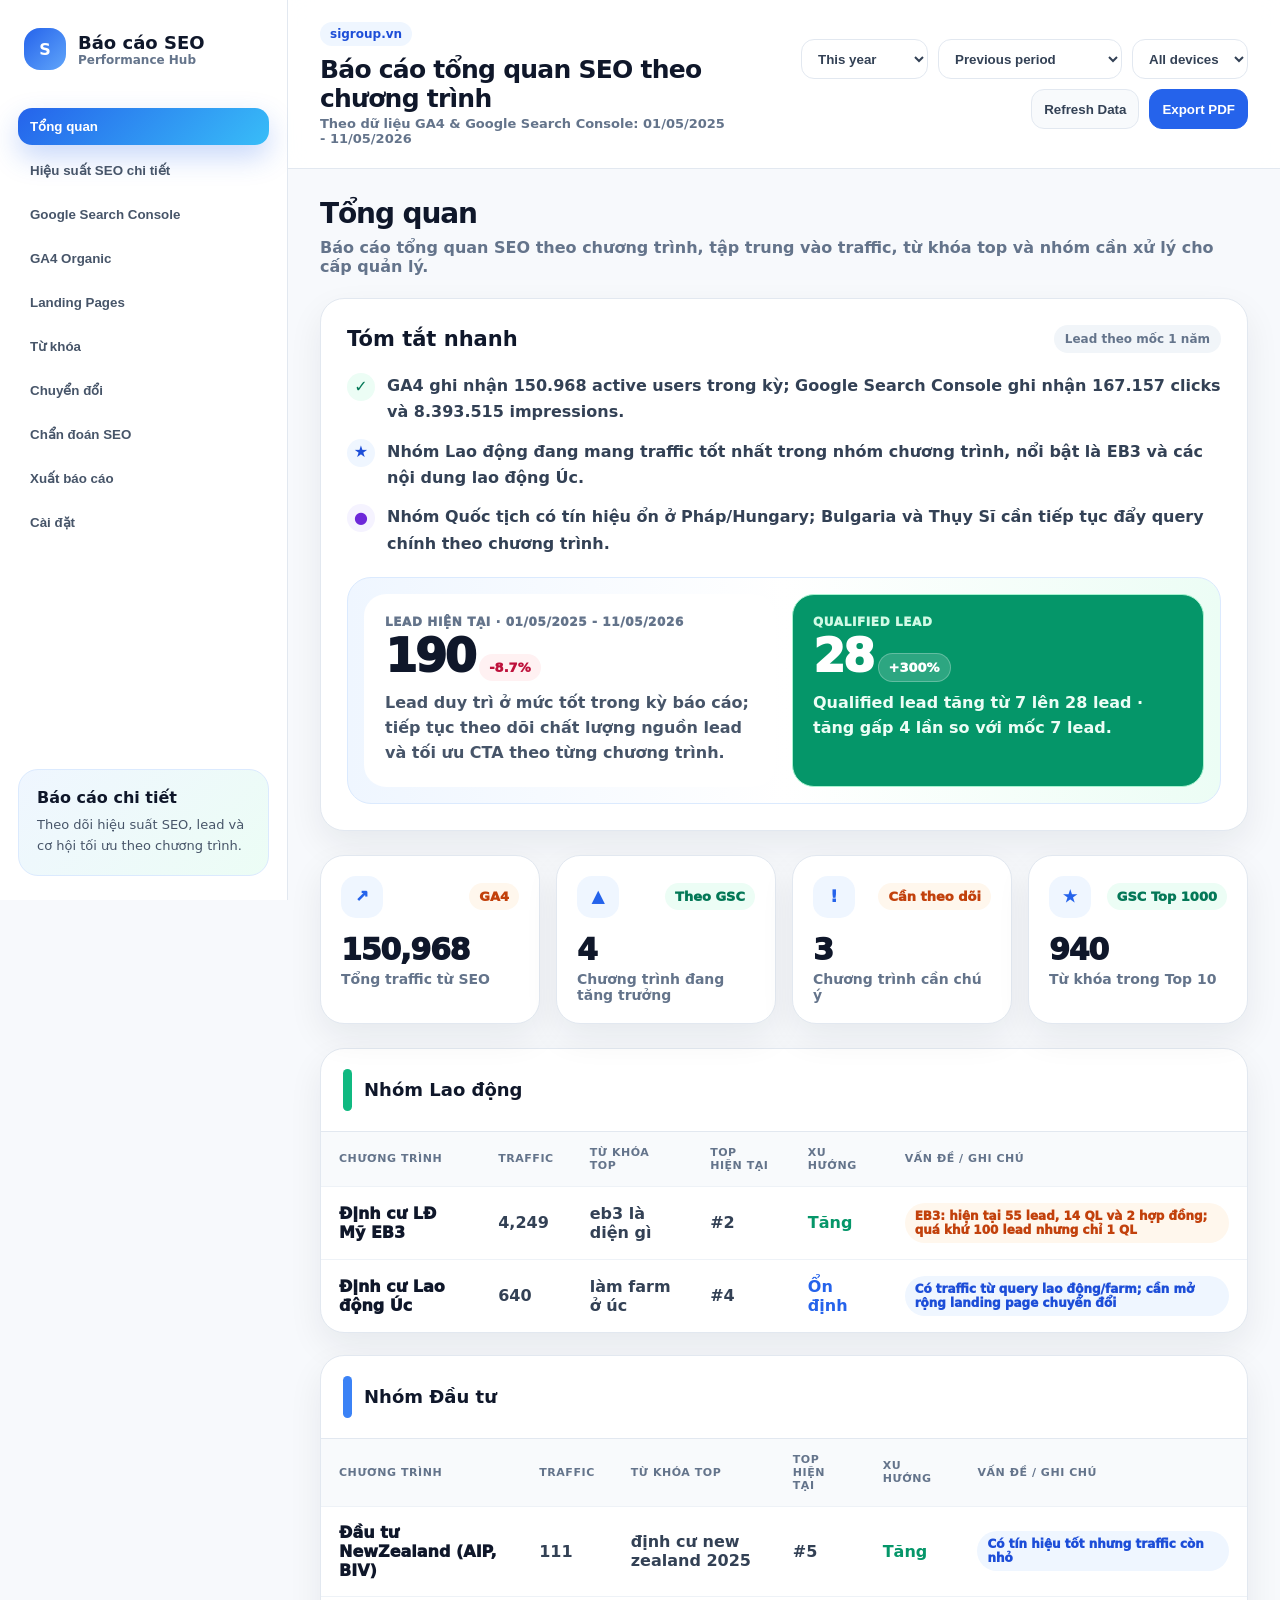
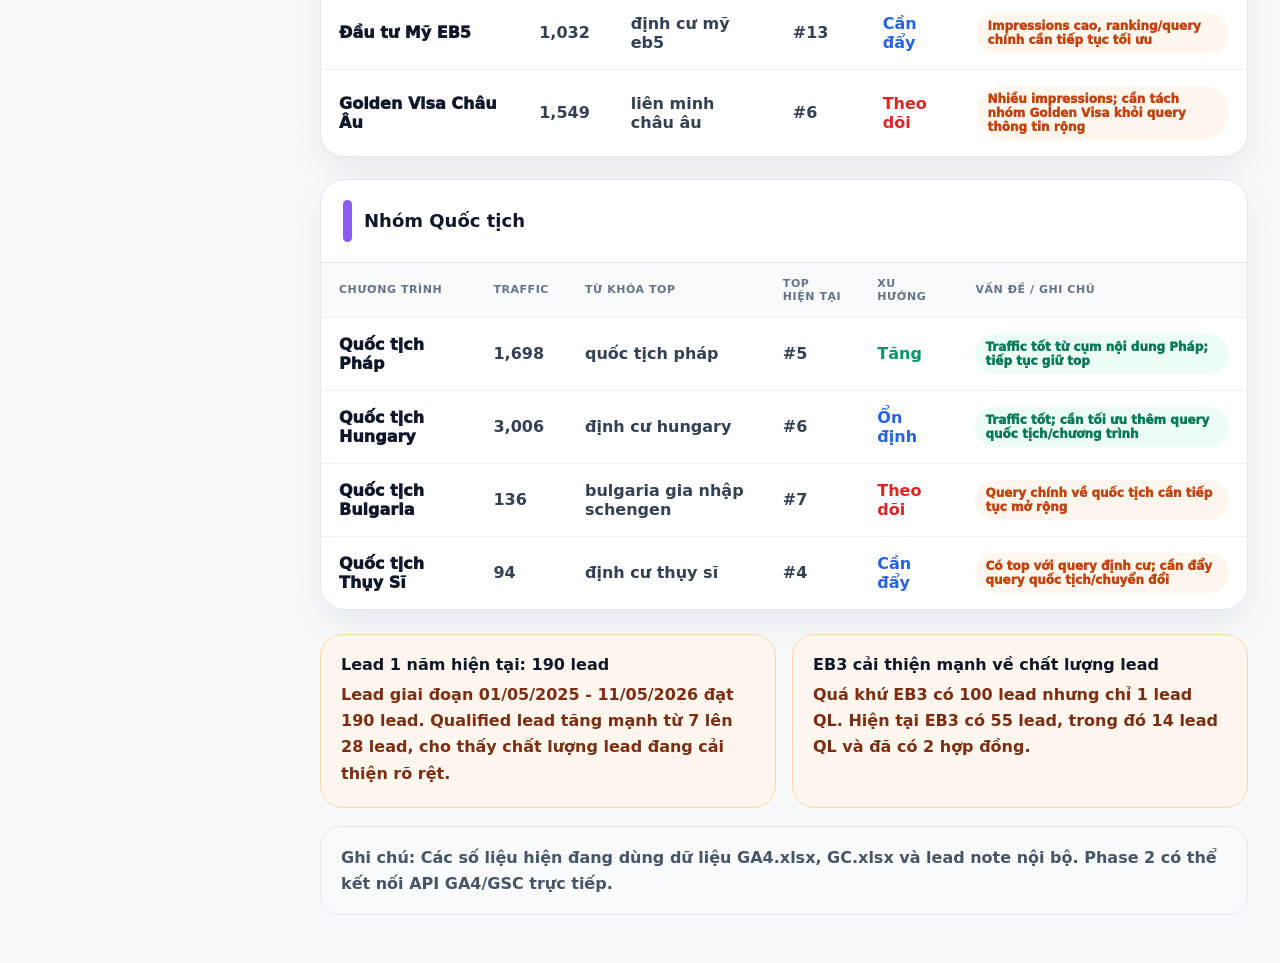
<file: index.html>
<!doctype html>
<html lang="vi">
<head>
  <meta charset="utf-8" />
  <meta name="viewport" content="width=device-width, initial-scale=1" />
  <title>SEO Performance Dashboard - SI Group</title>
  <meta name="description" content="SEO performance dashboard for sigroup.vn" />
  <link rel="stylesheet" href="./main.css" />
</head>
<body>
  <div class="app">
    <aside class="sidebar">
      <div class="brand">
        <div class="brand-icon">S</div>
        <div>
          <div class="brand-title">Báo cáo SEO</div>
          <div class="brand-subtitle">Performance Hub</div>
        </div>
      </div>
      <nav id="nav" class="nav"></nav>
      <div class="sidebar-card">
        <div class="sidebar-card-title">Báo cáo chi tiết</div>
        <p>Theo dõi hiệu suất SEO, lead và cơ hội tối ưu theo chương trình.</p>
      </div>
    </aside>

    <main class="main">
      <header class="topbar">
        <div>
          <div class="domain">sigroup.vn</div>
          <h1 id="pageTitle">Báo cáo tổng quan SEO theo chương trình</h1>
          <p class="updated">Theo dữ liệu GA4 & Google Search Console: 01/05/2025 - 11/05/2026</p>
        </div>
        <div class="filters">
          <select><option>This year</option><option>Last 28 days</option><option>This month</option></select>
          <select><option>Previous period</option><option>Same period last year</option></select>
          <select><option>All devices</option><option>Desktop</option><option>Mobile</option></select>
          <button class="btn secondary">Refresh Data</button>
          <button class="btn primary">Export PDF</button>
        </div>
      </header>

      <section id="content"></section>
    </main>
  </div>
  <script src="./main.js"></script>
</body>
</html>
</file>
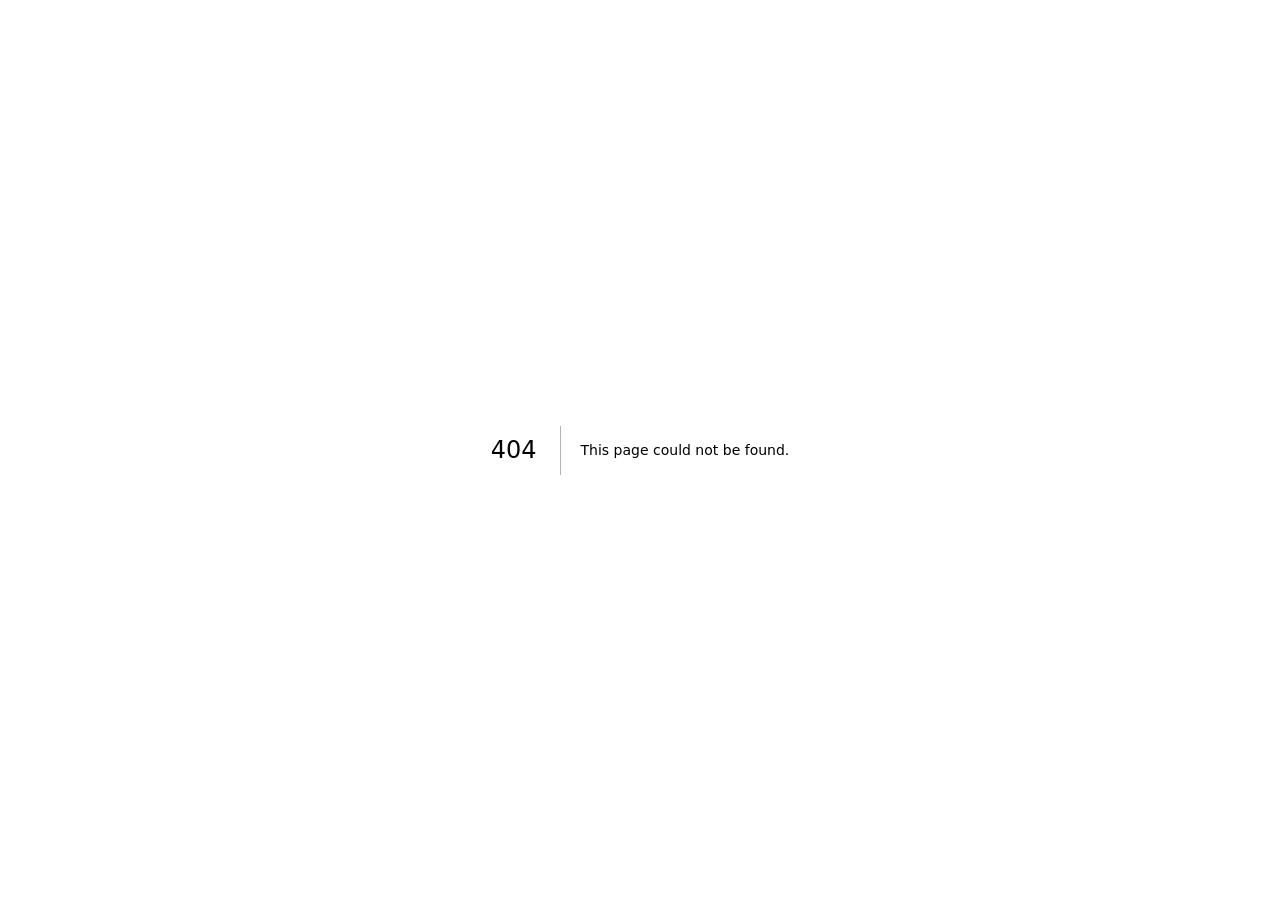
<file: 404/index.html>
<!DOCTYPE html><html lang="en" class="geist_a71539c9-module__T19VSG__variable geist_mono_8d43a2aa-module__8Li5zG__variable h-full antialiased"><head><meta charSet="utf-8"/><meta name="viewport" content="width=device-width, initial-scale=1"/><link rel="stylesheet" href="/_next/static/chunks/0z1wyte9nx00o.css" data-precedence="next"/><link rel="preload" as="script" fetchPriority="low" href="/_next/static/chunks/11kjahy2ntf0n.js"/><script src="/_next/static/chunks/0auabmw9pihd6.js" async=""></script><script src="/_next/static/chunks/07lhk_q6pmm3r.js" async=""></script><script src="/_next/static/chunks/turbopack-0dw1eriljngeo.js" async=""></script><script src="/_next/static/chunks/0o~269zocnb95.js" async=""></script><meta name="robots" content="noindex"/><meta name="next-size-adjust" content=""/><title>404: This page could not be found.</title><title>SEO Performance Dashboard</title><meta name="description" content="Professional SEO reporting dashboard with mock GA4 and GSC data"/><link rel="icon" href="/favicon.ico?favicon.0x3dzn~oxb6tn.ico" sizes="256x256" type="image/x-icon"/><script src="/_next/static/chunks/03~yq9q893hmn.js" noModule=""></script></head><body class="min-h-full flex flex-col"><div hidden=""><!--$--><!--/$--></div><div style="font-family:system-ui,&quot;Segoe UI&quot;,Roboto,Helvetica,Arial,sans-serif,&quot;Apple Color Emoji&quot;,&quot;Segoe UI Emoji&quot;;height:100vh;text-align:center;display:flex;flex-direction:column;align-items:center;justify-content:center"><div><style>body{color:#000;background:#fff;margin:0}.next-error-h1{border-right:1px solid rgba(0,0,0,.3)}@media (prefers-color-scheme:dark){body{color:#fff;background:#000}.next-error-h1{border-right:1px solid rgba(255,255,255,.3)}}</style><h1 class="next-error-h1" style="display:inline-block;margin:0 20px 0 0;padding:0 23px 0 0;font-size:24px;font-weight:500;vertical-align:top;line-height:49px">404</h1><div style="display:inline-block"><h2 style="font-size:14px;font-weight:400;line-height:49px;margin:0">This page could not be found.</h2></div></div></div><!--$--><!--/$--><script src="/_next/static/chunks/11kjahy2ntf0n.js" id="_R_" async=""></script><script>(self.__next_f=self.__next_f||[]).push([0])</script><script>self.__next_f.push([1,"1:\"$Sreact.fragment\"\n2:I[39756,[\"/_next/static/chunks/0o~269zocnb95.js\"],\"default\"]\n3:I[37457,[\"/_next/static/chunks/0o~269zocnb95.js\"],\"default\"]\n4:I[97367,[\"/_next/static/chunks/0o~269zocnb95.js\"],\"OutletBoundary\"]\n5:\"$Sreact.suspense\"\n8:I[97367,[\"/_next/static/chunks/0o~269zocnb95.js\"],\"ViewportBoundary\"]\na:I[97367,[\"/_next/static/chunks/0o~269zocnb95.js\"],\"MetadataBoundary\"]\nc:I[68027,[\"/_next/static/chunks/0o~269zocnb95.js\"],\"default\",1]\n:HL[\"/_next/static/chunks/0z1wyte9nx00o.css\",\"style\"]\n"])</script><script>self.__next_f.push([1,"0:{\"P\":null,\"c\":[\"\",\"_not-found\",\"\"],\"q\":\"\",\"i\":false,\"f\":[[[\"\",{\"children\":[\"/_not-found\",{\"children\":[\"__PAGE__\",{}]}]},\"$undefined\",\"$undefined\",16],[[\"$\",\"$1\",\"c\",{\"children\":[[[\"$\",\"link\",\"0\",{\"rel\":\"stylesheet\",\"href\":\"/_next/static/chunks/0z1wyte9nx00o.css\",\"precedence\":\"next\",\"crossOrigin\":\"$undefined\",\"nonce\":\"$undefined\"}],[\"$\",\"script\",\"script-0\",{\"src\":\"/_next/static/chunks/0o~269zocnb95.js\",\"async\":true,\"nonce\":\"$undefined\"}]],[\"$\",\"html\",null,{\"lang\":\"en\",\"className\":\"geist_a71539c9-module__T19VSG__variable geist_mono_8d43a2aa-module__8Li5zG__variable h-full antialiased\",\"children\":[\"$\",\"body\",null,{\"className\":\"min-h-full flex flex-col\",\"children\":[\"$\",\"$L2\",null,{\"parallelRouterKey\":\"children\",\"error\":\"$undefined\",\"errorStyles\":\"$undefined\",\"errorScripts\":\"$undefined\",\"template\":[\"$\",\"$L3\",null,{}],\"templateStyles\":\"$undefined\",\"templateScripts\":\"$undefined\",\"notFound\":[[[\"$\",\"title\",null,{\"children\":\"404: This page could not be found.\"}],[\"$\",\"div\",null,{\"style\":{\"fontFamily\":\"system-ui,\\\"Segoe UI\\\",Roboto,Helvetica,Arial,sans-serif,\\\"Apple Color Emoji\\\",\\\"Segoe UI Emoji\\\"\",\"height\":\"100vh\",\"textAlign\":\"center\",\"display\":\"flex\",\"flexDirection\":\"column\",\"alignItems\":\"center\",\"justifyContent\":\"center\"},\"children\":[\"$\",\"div\",null,{\"children\":[[\"$\",\"style\",null,{\"dangerouslySetInnerHTML\":{\"__html\":\"body{color:#000;background:#fff;margin:0}.next-error-h1{border-right:1px solid rgba(0,0,0,.3)}@media (prefers-color-scheme:dark){body{color:#fff;background:#000}.next-error-h1{border-right:1px solid rgba(255,255,255,.3)}}\"}}],[\"$\",\"h1\",null,{\"className\":\"next-error-h1\",\"style\":{\"display\":\"inline-block\",\"margin\":\"0 20px 0 0\",\"padding\":\"0 23px 0 0\",\"fontSize\":24,\"fontWeight\":500,\"verticalAlign\":\"top\",\"lineHeight\":\"49px\"},\"children\":404}],[\"$\",\"div\",null,{\"style\":{\"display\":\"inline-block\"},\"children\":[\"$\",\"h2\",null,{\"style\":{\"fontSize\":14,\"fontWeight\":400,\"lineHeight\":\"49px\",\"margin\":0},\"children\":\"This page could not be found.\"}]}]]}]}]],[]],\"forbidden\":\"$undefined\",\"unauthorized\":\"$undefined\"}]}]}]]}],{\"children\":[[\"$\",\"$1\",\"c\",{\"children\":[null,[\"$\",\"$L2\",null,{\"parallelRouterKey\":\"children\",\"error\":\"$undefined\",\"errorStyles\":\"$undefined\",\"errorScripts\":\"$undefined\",\"template\":[\"$\",\"$L3\",null,{}],\"templateStyles\":\"$undefined\",\"templateScripts\":\"$undefined\",\"notFound\":\"$undefined\",\"forbidden\":\"$undefined\",\"unauthorized\":\"$undefined\"}]]}],{\"children\":[[\"$\",\"$1\",\"c\",{\"children\":[[[\"$\",\"title\",null,{\"children\":\"404: This page could not be found.\"}],[\"$\",\"div\",null,{\"style\":\"$0:f:0:1:0:props:children:1:props:children:props:children:props:notFound:0:1:props:style\",\"children\":[\"$\",\"div\",null,{\"children\":[[\"$\",\"style\",null,{\"dangerouslySetInnerHTML\":{\"__html\":\"body{color:#000;background:#fff;margin:0}.next-error-h1{border-right:1px solid rgba(0,0,0,.3)}@media (prefers-color-scheme:dark){body{color:#fff;background:#000}.next-error-h1{border-right:1px solid rgba(255,255,255,.3)}}\"}}],[\"$\",\"h1\",null,{\"className\":\"next-error-h1\",\"style\":\"$0:f:0:1:0:props:children:1:props:children:props:children:props:notFound:0:1:props:children:props:children:1:props:style\",\"children\":404}],[\"$\",\"div\",null,{\"style\":\"$0:f:0:1:0:props:children:1:props:children:props:children:props:notFound:0:1:props:children:props:children:2:props:style\",\"children\":[\"$\",\"h2\",null,{\"style\":\"$0:f:0:1:0:props:children:1:props:children:props:children:props:notFound:0:1:props:children:props:children:2:props:children:props:style\",\"children\":\"This page could not be found.\"}]}]]}]}]],null,[\"$\",\"$L4\",null,{\"children\":[\"$\",\"$5\",null,{\"name\":\"Next.MetadataOutlet\",\"children\":\"$@6\"}]}]]}],{},null,false,null]},null,false,\"$@7\"]},null,false,null],[\"$\",\"$1\",\"h\",{\"children\":[[\"$\",\"meta\",null,{\"name\":\"robots\",\"content\":\"noindex\"}],[\"$\",\"$L8\",null,{\"children\":\"$L9\"}],[\"$\",\"div\",null,{\"hidden\":true,\"children\":[\"$\",\"$La\",null,{\"children\":[\"$\",\"$5\",null,{\"name\":\"Next.Metadata\",\"children\":\"$Lb\"}]}]}],[\"$\",\"meta\",null,{\"name\":\"next-size-adjust\",\"content\":\"\"}]]}],false]],\"m\":\"$undefined\",\"G\":[\"$c\",[[\"$\",\"link\",\"0\",{\"rel\":\"stylesheet\",\"href\":\"/_next/static/chunks/0z1wyte9nx00o.css\",\"precedence\":\"next\",\"crossOrigin\":\"$undefined\",\"nonce\":\"$undefined\"}]]],\"S\":true,\"h\":null,\"s\":\"$undefined\",\"l\":\"$undefined\",\"p\":\"$undefined\",\"d\":\"$undefined\",\"b\":\"XMByi0VAkZ-TRVjJYltrq\"}\n"])</script><script>self.__next_f.push([1,"d:[]\n7:\"$Wd\"\n"])</script><script>self.__next_f.push([1,"9:[[\"$\",\"meta\",\"0\",{\"charSet\":\"utf-8\"}],[\"$\",\"meta\",\"1\",{\"name\":\"viewport\",\"content\":\"width=device-width, initial-scale=1\"}]]\n"])</script><script>self.__next_f.push([1,"e:I[27201,[\"/_next/static/chunks/0o~269zocnb95.js\"],\"IconMark\"]\n6:null\nb:[[\"$\",\"title\",\"0\",{\"children\":\"SEO Performance Dashboard\"}],[\"$\",\"meta\",\"1\",{\"name\":\"description\",\"content\":\"Professional SEO reporting dashboard with mock GA4 and GSC data\"}],[\"$\",\"link\",\"2\",{\"rel\":\"icon\",\"href\":\"/favicon.ico?favicon.0x3dzn~oxb6tn.ico\",\"sizes\":\"256x256\",\"type\":\"image/x-icon\"}],[\"$\",\"$Le\",\"3\",{}]]\n"])</script></body></html>
</file>
<file: main.css>
:root{--bg:#f7f9fc;--card:#fff;--text:#0f172a;--muted:#64748b;--line:#e2e8f0;--blue:#2563eb;--blue2:#1d4ed8;--green:#059669;--emerald:#10b981;--red:#e11d48;--amber:#d97706;--purple:#7c3aed;--shadow:0 14px 35px rgba(15,23,42,.07)}*{box-sizing:border-box}body{margin:0;background:var(--bg);color:var(--text);font-family:Inter,ui-sans-serif,system-ui,-apple-system,BlinkMacSystemFont,"Segoe UI",sans-serif}.app{min-height:100vh}.sidebar{position:fixed;inset:0 auto 0 0;width:288px;background:#fff;border-right:1px solid var(--line);padding:24px 18px;display:flex;flex-direction:column;gap:22px}.brand{display:flex;align-items:center;gap:12px;padding:4px 6px 16px}.brand-icon{width:42px;height:42px;border-radius:16px;background:linear-gradient(135deg,var(--blue),#60a5fa);color:#fff;display:grid;place-items:center;font-weight:900}.brand-title{font-size:18px;font-weight:900}.brand-subtitle{font-size:12px;color:var(--muted);font-weight:700}.nav{display:grid;gap:7px}.nav button{border:0;background:transparent;color:#475569;text-align:left;padding:11px 12px;border-radius:14px;font-weight:750;cursor:pointer;transition:.18s}.nav button:hover{background:#f1f5f9;color:#0f172a}.nav button.active{background:linear-gradient(135deg,var(--blue),#38bdf8);color:#fff;box-shadow:0 12px 28px rgba(37,99,235,.25)}.sidebar-card{margin-top:auto;border-radius:20px;background:linear-gradient(135deg,#eff6ff,#ecfdf5);border:1px solid #dbeafe;padding:18px}.sidebar-card-title{font-weight:900}.sidebar-card p{color:#475569;font-size:13px;line-height:1.6;margin:8px 0 0}.main{margin-left:288px;min-height:100vh}.topbar{position:sticky;top:0;z-index:5;background:rgba(255,255,255,.9);backdrop-filter:blur(12px);border-bottom:1px solid var(--line);padding:22px 32px;display:flex;align-items:center;justify-content:space-between;gap:24px}.domain{display:inline-flex;border-radius:999px;background:#eff6ff;color:#1d4ed8;padding:5px 10px;font-size:12px;font-weight:900}.topbar h1{margin:9px 0 3px;font-size:25px;letter-spacing:-.03em}.updated{margin:0;color:var(--muted);font-weight:650;font-size:13px}.filters{display:flex;align-items:center;gap:10px;flex-wrap:wrap;justify-content:flex-end}.filters select,.btn{height:40px;border-radius:13px;border:1px solid var(--line);background:#fff;padding:0 12px;font-weight:800;color:#334155}.btn{cursor:pointer}.btn.primary{background:var(--blue);border-color:var(--blue);color:#fff}.btn.secondary{background:#f8fafc}#content{padding:30px 32px 48px}.section-title{font-size:28px;line-height:1.1;margin:0 0 8px;letter-spacing:-.04em}.section-desc{margin:0 0 22px;color:#64748b;font-weight:650}.card{background:var(--card);border:1px solid var(--line);border-radius:24px;box-shadow:var(--shadow)}.summary{padding:26px;margin-bottom:24px}.summary-head{display:flex;align-items:center;justify-content:space-between;gap:14px}.summary h2{margin:0;font-size:21px}.pill{border-radius:999px;background:#f1f5f9;color:#64748b;font-size:12px;font-weight:900;padding:7px 11px}.insights{display:grid;gap:13px;margin:20px 0}.insight{display:flex;gap:12px;align-items:flex-start;color:#334155;font-weight:650;line-height:1.65}.dot{width:28px;height:28px;border-radius:999px;display:grid;place-items:center;flex:none}.dot.green{background:#ecfdf5;color:#047857}.dot.blue{background:#eff6ff;color:#1d4ed8}.dot.purple{background:#f5f3ff;color:#6d28d9}.lead-grid{display:grid;grid-template-columns:1fr 1fr;gap:16px;padding:16px;border-radius:24px;border:1px solid #dbeafe;background:linear-gradient(90deg,#eff6ff,#fff,#ecfdf5)}.lead-box{border-radius:22px;padding:20px;border:1px solid rgba(255,255,255,.8);background:#fff}.lead-box.green{background:#059669;color:#fff;border-color:#a7f3d0}.label{font-size:12px;text-transform:uppercase;font-weight:950;letter-spacing:.05em;color:#64748b}.green .label{color:#d1fae5}.big{font-size:46px;font-weight:950;letter-spacing:-.05em;margin:6px 0}.badge{display:inline-flex;align-items:center;border-radius:999px;padding:6px 10px;font-size:13px;font-weight:950}.badge.red{background:#fff1f2;color:#be123c}.badge.white{background:rgba(255,255,255,.16);color:#fff;border:1px solid rgba(255,255,255,.25)}.lead-note{margin:8px 0 0;color:#475569;font-weight:650;line-height:1.55}.green .lead-note{color:#ecfdf5}.kpis{display:grid;grid-template-columns:repeat(4,1fr);gap:16px;margin-bottom:24px}.kpi{padding:20px}.kpi-top{display:flex;justify-content:space-between;align-items:center}.kpi-icon{width:42px;height:42px;border-radius:15px;background:#eff6ff;color:#2563eb;display:grid;place-items:center;font-weight:950}.kpi-value{font-size:30px;font-weight:950;margin:14px 0 4px;letter-spacing:-.04em}.kpi-title{font-size:14px;color:#64748b;font-weight:800}.kpi .badge{background:#f1f5f9;color:#475569}.kpi.positive .badge{background:#ecfdf5;color:#047857}.kpi.warning .badge{background:#fff7ed;color:#c2410c}.group{margin:0 0 22px;overflow:hidden}.group-head{padding:20px 22px;display:flex;align-items:center;gap:12px;border-bottom:1px solid var(--line)}.group-accent{width:9px;height:42px;border-radius:99px}.group.green .group-accent{background:#10b981}.group.blue .group-accent{background:#3b82f6}.group.purple .group-accent{background:#8b5cf6}.group h3{margin:0;font-size:18px}.table-wrap{overflow:auto}table{width:100%;border-collapse:collapse;min-width:850px}th{background:#f8fafc;color:#64748b;text-transform:uppercase;font-size:11px;letter-spacing:.05em;text-align:left;padding:14px 18px}td{padding:16px 18px;border-top:1px solid #eef2f7;font-weight:700;color:#334155}.program-name{color:#0f172a;font-weight:950}.status{display:inline-flex;border-radius:999px;padding:6px 10px;font-size:12px;font-weight:950}.status.good{background:#ecfdf5;color:#047857}.status.warning{background:#fff7ed;color:#c2410c}.status.opportunity{background:#eff6ff;color:#1d4ed8}.trend.up{color:#059669}.trend.down{color:#dc2626}.trend.stable,.trend.push{color:#2563eb}.attention{display:grid;grid-template-columns:repeat(2,1fr);gap:16px;margin-top:24px}.attention-card{padding:20px;border-radius:22px;border:1px solid #fed7aa;background:#fff7ed}.attention-card h4{margin:0 0 8px}.attention-card p{margin:0;color:#7c2d12;line-height:1.65;font-weight:650}.chart-grid{display:grid;grid-template-columns:repeat(2,1fr);gap:18px}.bar-chart{height:250px;display:flex;align-items:end;gap:7px;padding:16px}.bar{flex:1;border-radius:12px 12px 4px 4px;background:linear-gradient(180deg,#60a5fa,#2563eb);min-width:10px}.page{display:none}.page.active{display:block}.simple-grid{display:grid;grid-template-columns:repeat(3,1fr);gap:16px}.simple-card{padding:22px}.simple-card h3{margin:0 0 8px}.simple-card p{color:#64748b;line-height:1.65;font-weight:650}.footer-note{padding:18px 20px;background:#f8fafc;border:1px solid var(--line);border-radius:20px;color:#475569;font-weight:650;line-height:1.6;margin-top:18px}@media(max-width:1100px){.sidebar{position:relative;width:auto;inset:auto}.main{margin-left:0}.topbar{position:relative;display:block}.filters{justify-content:flex-start;margin-top:16px}.kpis,.lead-grid,.attention,.chart-grid,.simple-grid{grid-template-columns:1fr}}@media(max-width:640px){#content,.topbar{padding:20px}.summary{padding:20px}.big{font-size:36px}.filters select,.btn{width:100%}}
</file>
<file: _next/static/chunks/0z1wyte9nx00o.css>
@font-face{font-family:Geist;font-style:normal;font-weight:100 900;font-display:swap;src:url(../media/fef07dbb0973bf53-s.12tyk43_3sh9u.woff2)format("woff2");unicode-range:U+460-52F,U+1C80-1C8A,U+20B4,U+2DE0-2DFF,U+A640-A69F,U+FE2E-FE2F}@font-face{font-family:Geist;font-style:normal;font-weight:100 900;font-display:swap;src:url(../media/8a480f0b521d4e75-s.0jzbimsg8vl84.woff2)format("woff2");unicode-range:U+301,U+400-45F,U+490-491,U+4B0-4B1,U+2116}@font-face{font-family:Geist;font-style:normal;font-weight:100 900;font-display:swap;src:url(../media/53b9e256198e5412-s.0-wfv7uh4i7h9.woff2)format("woff2");unicode-range:U+102-103,U+110-111,U+128-129,U+168-169,U+1A0-1A1,U+1AF-1B0,U+300-301,U+303-304,U+308-309,U+323,U+329,U+1EA0-1EF9,U+20AB}@font-face{font-family:Geist;font-style:normal;font-weight:100 900;font-display:swap;src:url(../media/7178b3e590c64307-s.0nx0ww8fni_q3.woff2)format("woff2");unicode-range:U+100-2BA,U+2BD-2C5,U+2C7-2CC,U+2CE-2D7,U+2DD-2FF,U+304,U+308,U+329,U+1D00-1DBF,U+1E00-1E9F,U+1EF2-1EFF,U+2020,U+20A0-20AB,U+20AD-20C0,U+2113,U+2C60-2C7F,U+A720-A7FF}@font-face{font-family:Geist;font-style:normal;font-weight:100 900;font-display:swap;src:url(../media/caa3a2e1cccd8315-s.p.09~u27dqhyhd6.woff2)format("woff2");unicode-range:U+??,U+131,U+152-153,U+2BB-2BC,U+2C6,U+2DA,U+2DC,U+304,U+308,U+329,U+2000-206F,U+20AC,U+2122,U+2191,U+2193,U+2212,U+2215,U+FEFF,U+FFFD}@font-face{font-family:Geist Fallback;src:local(Arial);ascent-override:95.94%;descent-override:28.16%;line-gap-override:0.0%;size-adjust:104.76%}.geist_a71539c9-module__T19VSG__className{font-family:Geist,Geist Fallback;font-style:normal}.geist_a71539c9-module__T19VSG__variable{--font-geist-sans:"Geist", "Geist Fallback"}
@font-face{font-family:Geist Mono;font-style:normal;font-weight:100 900;font-display:swap;src:url(../media/5ce348bf30bf5439-s.0ee55_hj9qcer.woff2)format("woff2");unicode-range:U+460-52F,U+1C80-1C8A,U+20B4,U+2DE0-2DFF,U+A640-A69F,U+FE2E-FE2F}@font-face{font-family:Geist Mono;font-style:normal;font-weight:100 900;font-display:swap;src:url(../media/4fa387ec64143e14-s.0.qu-9752pffj.woff2)format("woff2");unicode-range:U+301,U+400-45F,U+490-491,U+4B0-4B1,U+2116}@font-face{font-family:Geist Mono;font-style:normal;font-weight:100 900;font-display:swap;src:url(../media/6306c77e7c8268e4-s.0mao5jbfbduzp.woff2)format("woff2");unicode-range:U+2000-2001,U+2004-2008,U+200A,U+23B8-23BD,U+2500-259F}@font-face{font-family:Geist Mono;font-style:normal;font-weight:100 900;font-display:swap;src:url(../media/7d817b4c03b0c5f1-s.0uzt.a6d44yda.woff2)format("woff2");unicode-range:U+102-103,U+110-111,U+128-129,U+168-169,U+1A0-1A1,U+1AF-1B0,U+300-301,U+303-304,U+308-309,U+323,U+329,U+1EA0-1EF9,U+20AB}@font-face{font-family:Geist Mono;font-style:normal;font-weight:100 900;font-display:swap;src:url(../media/bbc41e54d2fcbd21-s.0mvwgmnhv29no.woff2)format("woff2");unicode-range:U+100-2BA,U+2BD-2C5,U+2C7-2CC,U+2CE-2D7,U+2DD-2FF,U+304,U+308,U+329,U+1D00-1DBF,U+1E00-1E9F,U+1EF2-1EFF,U+2020,U+20A0-20AB,U+20AD-20C0,U+2113,U+2C60-2C7F,U+A720-A7FF}@font-face{font-family:Geist Mono;font-style:normal;font-weight:100 900;font-display:swap;src:url(../media/797e433ab948586e-s.p.09zddjkbdep5a.woff2)format("woff2");unicode-range:U+??,U+131,U+152-153,U+2BB-2BC,U+2C6,U+2DA,U+2DC,U+304,U+308,U+329,U+2000-206F,U+20AC,U+2122,U+2191,U+2193,U+2212,U+2215,U+FEFF,U+FFFD}@font-face{font-family:Geist Mono Fallback;src:local(Arial);ascent-override:74.67%;descent-override:21.92%;line-gap-override:0.0%;size-adjust:134.59%}.geist_mono_8d43a2aa-module__8Li5zG__className{font-family:Geist Mono,Geist Mono Fallback;font-style:normal}.geist_mono_8d43a2aa-module__8Li5zG__variable{--font-geist-mono:"Geist Mono", "Geist Mono Fallback"}
@layer properties{@supports (((-webkit-hyphens:none)) and (not (margin-trim:inline))) or ((-moz-orient:inline) and (not (color:rgb(from red r g b)))){*,:before,:after,::backdrop{--tw-translate-x:0;--tw-translate-y:0;--tw-translate-z:0;--tw-space-y-reverse:0;--tw-divide-y-reverse:0;--tw-border-style:solid;--tw-gradient-position:initial;--tw-gradient-from:#0000;--tw-gradient-via:#0000;--tw-gradient-to:#0000;--tw-gradient-stops:initial;--tw-gradient-via-stops:initial;--tw-gradient-from-position:0%;--tw-gradient-via-position:50%;--tw-gradient-to-position:100%;--tw-leading:initial;--tw-font-weight:initial;--tw-tracking:initial;--tw-shadow:0 0 #0000;--tw-shadow-color:initial;--tw-shadow-alpha:100%;--tw-inset-shadow:0 0 #0000;--tw-inset-shadow-color:initial;--tw-inset-shadow-alpha:100%;--tw-ring-color:initial;--tw-ring-shadow:0 0 #0000;--tw-inset-ring-color:initial;--tw-inset-ring-shadow:0 0 #0000;--tw-ring-inset:initial;--tw-ring-offset-width:0px;--tw-ring-offset-color:#fff;--tw-ring-offset-shadow:0 0 #0000;--tw-backdrop-blur:initial;--tw-backdrop-brightness:initial;--tw-backdrop-contrast:initial;--tw-backdrop-grayscale:initial;--tw-backdrop-hue-rotate:initial;--tw-backdrop-invert:initial;--tw-backdrop-opacity:initial;--tw-backdrop-saturate:initial;--tw-backdrop-sepia:initial}}}@layer theme{:root,:host{--color-orange-50:#fff7ed;--color-orange-100:#ffedd5;--color-orange-200:#ffd7a8;--color-orange-700:#c53c00;--color-amber-50:#fffbeb;--color-amber-200:#fee685;--color-amber-700:#b75000;--color-amber-800:#953d00;--color-emerald-50:#ecfdf5;--color-emerald-100:#d0fae5;--color-emerald-200:#a4f4cf;--color-emerald-500:#00bb7f;--color-emerald-600:#009767;--color-emerald-700:#007956;--color-blue-50:#eff6ff;--color-blue-100:#dbeafe;--color-blue-200:#bedbff;--color-blue-500:#3080ff;--color-blue-600:#155dfc;--color-blue-700:#1447e6;--color-blue-800:#193cb8;--color-blue-900:#1c398e;--color-blue-950:#162456;--color-violet-50:#f5f3ff;--color-violet-100:#ede9fe;--color-violet-200:#ddd6ff;--color-violet-700:#7008e7;--color-rose-50:#fff1f2;--color-rose-100:#ffe4e6;--color-rose-200:#ffccd3;--color-rose-600:#e70044;--color-rose-700:#c20039;--color-slate-50:#f8fafc;--color-slate-100:#f1f5f9;--color-slate-200:#e2e8f0;--color-slate-300:#cad5e2;--color-slate-400:#90a1b9;--color-slate-500:#62748e;--color-slate-600:#45556c;--color-slate-700:#314158;--color-slate-800:#1d293d;--color-slate-900:#0f172b;--color-slate-950:#020618;--color-white:#fff;--spacing:.25rem;--text-xs:.75rem;--text-xs--line-height:calc(1 / .75);--text-sm:.875rem;--text-sm--line-height:calc(1.25 / .875);--text-base:1rem;--text-base--line-height:calc(1.5 / 1);--text-lg:1.125rem;--text-lg--line-height:calc(1.75 / 1.125);--text-xl:1.25rem;--text-xl--line-height:calc(1.75 / 1.25);--text-2xl:1.5rem;--text-2xl--line-height:calc(2 / 1.5);--text-3xl:1.875rem;--text-3xl--line-height:calc(2.25 / 1.875);--text-4xl:2.25rem;--text-4xl--line-height:calc(2.5 / 2.25);--font-weight-medium:500;--font-weight-semibold:600;--font-weight-bold:700;--font-weight-extrabold:800;--font-weight-black:900;--tracking-tight:-.025em;--tracking-normal:0em;--tracking-wide:.025em;--radius-xl:.75rem;--radius-2xl:1rem;--default-transition-duration:.15s;--default-transition-timing-function:cubic-bezier(.4, 0, .2, 1);--default-font-family:var(--font-geist-sans);--default-mono-font-family:var(--font-geist-mono)}@supports (color:lab(0% 0 0)){:root,:host{--color-orange-50:lab(97.7008% 1.53735 5.90649);--color-orange-100:lab(94.7127% 3.58394 14.3151);--color-orange-200:lab(88.4871% 9.94918 28.8378);--color-orange-700:lab(46.4615% 57.7275 70.8507);--color-amber-50:lab(98.6252% -.635922 8.42309);--color-amber-200:lab(91.7203% -.505269 49.9084);--color-amber-700:lab(47.2709% 42.9082 69.2966);--color-amber-800:lab(37.8822% 37.1699 52.2718);--color-emerald-50:lab(97.8462% -6.94966 1.85487);--color-emerald-100:lab(94.9004% -17.0769 5.63836);--color-emerald-200:lab(90.2247% -31.039 9.47084);--color-emerald-500:lab(66.9756% -58.27 19.5419);--color-emerald-600:lab(55.0481% -49.9246 15.93);--color-emerald-700:lab(44.4871% -41.0396 11.0361);--color-blue-50:lab(96.492% -1.14644 -5.11479);--color-blue-100:lab(92.0301% -2.24757 -11.6453);--color-blue-200:lab(86.15% -4.04379 -21.0797);--color-blue-500:lab(54.1736% 13.3369 -74.6839);--color-blue-600:lab(44.0605% 29.0279 -86.0352);--color-blue-700:lab(36.9089% 35.0961 -85.6872);--color-blue-800:lab(30.2514% 27.7853 -70.2699);--color-blue-900:lab(26.1542% 15.7545 -51.5504);--color-blue-950:lab(15.6723% 8.86232 -32.2945);--color-violet-50:lab(96.2416% 2.28849 -5.51657);--color-violet-100:lab(93.0838% 4.35197 -9.88284);--color-violet-200:lab(87.0888% 8.53688 -19.4189);--color-violet-700:lab(35.2783% 67.9912 -88.793);--color-rose-50:lab(96.2369% 4.94155 1.28011);--color-rose-100:lab(92.8221% 9.86832 2.60075);--color-rose-200:lab(86.806% 19.1909 4.07754);--color-rose-600:lab(49.1882% 81.577 36.0311);--color-rose-700:lab(41.1651% 71.6251 30.3087);--color-slate-50:lab(98.1434% -.369519 -1.05966);--color-slate-100:lab(96.286% -.852436 -2.46847);--color-slate-200:lab(91.7353% -.998765 -4.76968);--color-slate-300:lab(84.7652% -1.94535 -7.93337);--color-slate-400:lab(65.5349% -2.25151 -14.5072);--color-slate-500:lab(48.0876% -2.03595 -16.5814);--color-slate-600:lab(35.5623% -1.74978 -15.4316);--color-slate-700:lab(26.9569% -1.47016 -15.6993);--color-slate-800:lab(16.132% -.318035 -14.6672);--color-slate-900:lab(7.78673% 1.82345 -15.0537);--color-slate-950:lab(1.76974% 1.32743 -9.28855)}}}@layer base{*,:after,:before,::backdrop{box-sizing:border-box;border:0 solid;margin:0;padding:0}::file-selector-button{box-sizing:border-box;border:0 solid;margin:0;padding:0}html,:host{-webkit-text-size-adjust:100%;tab-size:4;line-height:1.5;font-family:var(--default-font-family,ui-sans-serif, system-ui, sans-serif, "Apple Color Emoji", "Segoe UI Emoji", "Segoe UI Symbol", "Noto Color Emoji");font-feature-settings:var(--default-font-feature-settings,normal);font-variation-settings:var(--default-font-variation-settings,normal);-webkit-tap-highlight-color:transparent}hr{height:0;color:inherit;border-top-width:1px}abbr:where([title]){-webkit-text-decoration:underline dotted;text-decoration:underline dotted}h1,h2,h3,h4,h5,h6{font-size:inherit;font-weight:inherit}a{color:inherit;-webkit-text-decoration:inherit;-webkit-text-decoration:inherit;-webkit-text-decoration:inherit;-webkit-text-decoration:inherit;text-decoration:inherit}b,strong{font-weight:bolder}code,kbd,samp,pre{font-family:var(--default-mono-font-family,ui-monospace, SFMono-Regular, Menlo, Monaco, Consolas, "Liberation Mono", "Courier New", monospace);font-feature-settings:var(--default-mono-font-feature-settings,normal);font-variation-settings:var(--default-mono-font-variation-settings,normal);font-size:1em}small{font-size:80%}sub,sup{vertical-align:baseline;font-size:75%;line-height:0;position:relative}sub{bottom:-.25em}sup{top:-.5em}table{text-indent:0;border-color:inherit;border-collapse:collapse}:-moz-focusring{outline:auto}progress{vertical-align:baseline}summary{display:list-item}ol,ul,menu{list-style:none}img,svg,video,canvas,audio,iframe,embed,object{vertical-align:middle;display:block}img,video{max-width:100%;height:auto}button,input,select,optgroup,textarea{font:inherit;font-feature-settings:inherit;font-variation-settings:inherit;letter-spacing:inherit;color:inherit;opacity:1;background-color:#0000;border-radius:0}::file-selector-button{font:inherit;font-feature-settings:inherit;font-variation-settings:inherit;letter-spacing:inherit;color:inherit;opacity:1;background-color:#0000;border-radius:0}:where(select:is([multiple],[size])) optgroup{font-weight:bolder}:where(select:is([multiple],[size])) optgroup option{padding-inline-start:20px}::file-selector-button{margin-inline-end:4px}::placeholder{opacity:1}@supports (not ((-webkit-appearance:-apple-pay-button))) or (contain-intrinsic-size:1px){::placeholder{color:currentColor}@supports (color:color-mix(in lab, red, red)){::placeholder{color:color-mix(in oklab, currentcolor 50%, transparent)}}}textarea{resize:vertical}::-webkit-search-decoration{-webkit-appearance:none}::-webkit-date-and-time-value{min-height:1lh;text-align:inherit}::-webkit-datetime-edit{display:inline-flex}::-webkit-datetime-edit-fields-wrapper{padding:0}::-webkit-datetime-edit{padding-block:0}::-webkit-datetime-edit-year-field{padding-block:0}::-webkit-datetime-edit-month-field{padding-block:0}::-webkit-datetime-edit-day-field{padding-block:0}::-webkit-datetime-edit-hour-field{padding-block:0}::-webkit-datetime-edit-minute-field{padding-block:0}::-webkit-datetime-edit-second-field{padding-block:0}::-webkit-datetime-edit-millisecond-field{padding-block:0}::-webkit-datetime-edit-meridiem-field{padding-block:0}::-webkit-calendar-picker-indicator{line-height:1}:-moz-ui-invalid{box-shadow:none}button,input:where([type=button],[type=reset],[type=submit]){appearance:button}::file-selector-button{appearance:button}::-webkit-inner-spin-button{height:auto}::-webkit-outer-spin-button{height:auto}[hidden]:where(:not([hidden=until-found])){display:none!important}}@layer components;@layer utilities{.pointer-events-none{pointer-events:none}.absolute{position:absolute}.fixed{position:fixed}.relative{position:relative}.sticky{position:sticky}.inset-y-0{inset-block:calc(var(--spacing) * 0)}.top-0{top:calc(var(--spacing) * 0)}.top-1\/2{top:50%}.right-4{right:calc(var(--spacing) * 4)}.bottom-5{bottom:calc(var(--spacing) * 5)}.left-0{left:calc(var(--spacing) * 0)}.left-3{left:calc(var(--spacing) * 3)}.left-4{left:calc(var(--spacing) * 4)}.z-20{z-index:20}.z-30{z-index:30}.mx-auto{margin-inline:auto}.mt-0\.5{margin-top:calc(var(--spacing) * .5)}.mt-1{margin-top:calc(var(--spacing) * 1)}.mt-2{margin-top:calc(var(--spacing) * 2)}.mt-3{margin-top:calc(var(--spacing) * 3)}.mt-4{margin-top:calc(var(--spacing) * 4)}.mt-5{margin-top:calc(var(--spacing) * 5)}.mt-6{margin-top:calc(var(--spacing) * 6)}.mt-8{margin-top:calc(var(--spacing) * 8)}.mr-2{margin-right:calc(var(--spacing) * 2)}.mb-1{margin-bottom:calc(var(--spacing) * 1)}.mb-4{margin-bottom:calc(var(--spacing) * 4)}.flex{display:flex}.grid{display:grid}.hidden{display:none}.inline{display:inline}.inline-flex{display:inline-flex}.h-3\.5{height:calc(var(--spacing) * 3.5)}.h-4{height:calc(var(--spacing) * 4)}.h-5{height:calc(var(--spacing) * 5)}.h-6{height:calc(var(--spacing) * 6)}.h-7{height:calc(var(--spacing) * 7)}.h-9{height:calc(var(--spacing) * 9)}.h-10{height:calc(var(--spacing) * 10)}.h-11{height:calc(var(--spacing) * 11)}.h-12{height:calc(var(--spacing) * 12)}.h-14{height:calc(var(--spacing) * 14)}.h-full{height:100%}.min-h-full{min-height:100%}.min-h-screen{min-height:100vh}.w-3\.5{width:calc(var(--spacing) * 3.5)}.w-4{width:calc(var(--spacing) * 4)}.w-5{width:calc(var(--spacing) * 5)}.w-6{width:calc(var(--spacing) * 6)}.w-7{width:calc(var(--spacing) * 7)}.w-9{width:calc(var(--spacing) * 9)}.w-10{width:calc(var(--spacing) * 10)}.w-11{width:calc(var(--spacing) * 11)}.w-12{width:calc(var(--spacing) * 12)}.w-14{width:calc(var(--spacing) * 14)}.w-72{width:calc(var(--spacing) * 72)}.w-fit{width:fit-content}.w-full{width:100%}.min-w-0{min-width:calc(var(--spacing) * 0)}.min-w-\[920px\]{min-width:920px}.min-w-full{min-width:100%}.flex-1{flex:1}.shrink-0{flex-shrink:0}.-translate-y-1\/2{--tw-translate-y:calc(calc(1 / 2 * 100%) * -1);translate:var(--tw-translate-x) var(--tw-translate-y)}.flex-col{flex-direction:column}.flex-wrap{flex-wrap:wrap}.place-items-center{place-items:center}.items-center{align-items:center}.items-end{align-items:flex-end}.items-start{align-items:flex-start}.justify-between{justify-content:space-between}.justify-center{justify-content:center}.gap-1{gap:calc(var(--spacing) * 1)}.gap-2{gap:calc(var(--spacing) * 2)}.gap-3{gap:calc(var(--spacing) * 3)}.gap-4{gap:calc(var(--spacing) * 4)}.gap-5{gap:calc(var(--spacing) * 5)}.gap-6{gap:calc(var(--spacing) * 6)}:where(.space-y-1>:not(:last-child)){--tw-space-y-reverse:0;margin-block-start:calc(calc(var(--spacing) * 1) * var(--tw-space-y-reverse));margin-block-end:calc(calc(var(--spacing) * 1) * calc(1 - var(--tw-space-y-reverse)))}:where(.space-y-1\.5>:not(:last-child)){--tw-space-y-reverse:0;margin-block-start:calc(calc(var(--spacing) * 1.5) * var(--tw-space-y-reverse));margin-block-end:calc(calc(var(--spacing) * 1.5) * calc(1 - var(--tw-space-y-reverse)))}:where(.space-y-3>:not(:last-child)){--tw-space-y-reverse:0;margin-block-start:calc(calc(var(--spacing) * 3) * var(--tw-space-y-reverse));margin-block-end:calc(calc(var(--spacing) * 3) * calc(1 - var(--tw-space-y-reverse)))}:where(.space-y-6>:not(:last-child)){--tw-space-y-reverse:0;margin-block-start:calc(calc(var(--spacing) * 6) * var(--tw-space-y-reverse));margin-block-end:calc(calc(var(--spacing) * 6) * calc(1 - var(--tw-space-y-reverse)))}:where(.divide-y>:not(:last-child)){--tw-divide-y-reverse:0;border-bottom-style:var(--tw-border-style);border-top-style:var(--tw-border-style);border-top-width:calc(1px * var(--tw-divide-y-reverse));border-bottom-width:calc(1px * calc(1 - var(--tw-divide-y-reverse)))}:where(.divide-slate-100>:not(:last-child)){border-color:var(--color-slate-100)}.truncate{text-overflow:ellipsis;white-space:nowrap;overflow:hidden}.overflow-hidden{overflow:hidden}.overflow-x-auto{overflow-x:auto}.rounded-2xl{border-radius:var(--radius-2xl)}.rounded-full{border-radius:3.40282e38px}.rounded-xl{border-radius:var(--radius-xl)}.border{border-style:var(--tw-border-style);border-width:1px}.border-t{border-top-style:var(--tw-border-style);border-top-width:1px}.border-r{border-right-style:var(--tw-border-style);border-right-width:1px}.border-b{border-bottom-style:var(--tw-border-style);border-bottom-width:1px}.border-dashed{--tw-border-style:dashed;border-style:dashed}.border-amber-200{border-color:var(--color-amber-200)}.border-blue-100{border-color:var(--color-blue-100)}.border-emerald-100{border-color:var(--color-emerald-100)}.border-orange-200{border-color:var(--color-orange-200)}.border-rose-200{border-color:var(--color-rose-200)}.border-slate-100{border-color:var(--color-slate-100)}.border-slate-200{border-color:var(--color-slate-200)}.border-slate-300{border-color:var(--color-slate-300)}.border-violet-100{border-color:var(--color-violet-100)}.border-white\/70{border-color:#ffffffb3}@supports (color:color-mix(in lab, red, red)){.border-white\/70{border-color:color-mix(in oklab, var(--color-white) 70%, transparent)}}.bg-amber-50{background-color:var(--color-amber-50)}.bg-blue-50{background-color:var(--color-blue-50)}.bg-blue-100{background-color:var(--color-blue-100)}.bg-blue-600{background-color:var(--color-blue-600)}.bg-emerald-50{background-color:var(--color-emerald-50)}.bg-emerald-100{background-color:var(--color-emerald-100)}.bg-emerald-600{background-color:var(--color-emerald-600)}.bg-orange-50{background-color:var(--color-orange-50)}.bg-orange-50\/70{background-color:#fff7edb3}@supports (color:color-mix(in lab, red, red)){.bg-orange-50\/70{background-color:color-mix(in oklab, var(--color-orange-50) 70%, transparent)}}.bg-orange-100{background-color:var(--color-orange-100)}.bg-rose-50{background-color:var(--color-rose-50)}.bg-rose-50\/70{background-color:#fff1f2b3}@supports (color:color-mix(in lab, red, red)){.bg-rose-50\/70{background-color:color-mix(in oklab, var(--color-rose-50) 70%, transparent)}}.bg-rose-100{background-color:var(--color-rose-100)}.bg-slate-50{background-color:var(--color-slate-50)}.bg-slate-50\/90{background-color:#f8fafce6}@supports (color:color-mix(in lab, red, red)){.bg-slate-50\/90{background-color:color-mix(in oklab, var(--color-slate-50) 90%, transparent)}}.bg-slate-100{background-color:var(--color-slate-100)}.bg-slate-900{background-color:var(--color-slate-900)}.bg-violet-50{background-color:var(--color-violet-50)}.bg-violet-100{background-color:var(--color-violet-100)}.bg-white{background-color:var(--color-white)}.bg-white\/15{background-color:#ffffff26}@supports (color:color-mix(in lab, red, red)){.bg-white\/15{background-color:color-mix(in oklab, var(--color-white) 15%, transparent)}}.bg-gradient-to-br{--tw-gradient-position:to bottom right in oklab;background-image:linear-gradient(var(--tw-gradient-stops))}.bg-gradient-to-r{--tw-gradient-position:to right in oklab;background-image:linear-gradient(var(--tw-gradient-stops))}.from-blue-50{--tw-gradient-from:var(--color-blue-50);--tw-gradient-stops:var(--tw-gradient-via-stops,var(--tw-gradient-position), var(--tw-gradient-from) var(--tw-gradient-from-position), var(--tw-gradient-to) var(--tw-gradient-to-position))}.from-blue-600{--tw-gradient-from:var(--color-blue-600);--tw-gradient-stops:var(--tw-gradient-via-stops,var(--tw-gradient-position), var(--tw-gradient-from) var(--tw-gradient-from-position), var(--tw-gradient-to) var(--tw-gradient-to-position))}.via-white{--tw-gradient-via:var(--color-white);--tw-gradient-via-stops:var(--tw-gradient-position), var(--tw-gradient-from) var(--tw-gradient-from-position), var(--tw-gradient-via) var(--tw-gradient-via-position), var(--tw-gradient-to) var(--tw-gradient-to-position);--tw-gradient-stops:var(--tw-gradient-via-stops)}.to-blue-500{--tw-gradient-to:var(--color-blue-500);--tw-gradient-stops:var(--tw-gradient-via-stops,var(--tw-gradient-position), var(--tw-gradient-from) var(--tw-gradient-from-position), var(--tw-gradient-to) var(--tw-gradient-to-position))}.to-emerald-50{--tw-gradient-to:var(--color-emerald-50);--tw-gradient-stops:var(--tw-gradient-via-stops,var(--tw-gradient-position), var(--tw-gradient-from) var(--tw-gradient-from-position), var(--tw-gradient-to) var(--tw-gradient-to-position))}.to-emerald-500{--tw-gradient-to:var(--color-emerald-500);--tw-gradient-stops:var(--tw-gradient-via-stops,var(--tw-gradient-position), var(--tw-gradient-from) var(--tw-gradient-from-position), var(--tw-gradient-to) var(--tw-gradient-to-position))}.p-3{padding:calc(var(--spacing) * 3)}.p-4{padding:calc(var(--spacing) * 4)}.p-5{padding:calc(var(--spacing) * 5)}.p-6{padding:calc(var(--spacing) * 6)}.px-2{padding-inline:calc(var(--spacing) * 2)}.px-2\.5{padding-inline:calc(var(--spacing) * 2.5)}.px-3{padding-inline:calc(var(--spacing) * 3)}.px-4{padding-inline:calc(var(--spacing) * 4)}.px-5{padding-inline:calc(var(--spacing) * 5)}.py-1{padding-block:calc(var(--spacing) * 1)}.py-2{padding-block:calc(var(--spacing) * 2)}.py-3{padding-block:calc(var(--spacing) * 3)}.py-4{padding-block:calc(var(--spacing) * 4)}.py-5{padding-block:calc(var(--spacing) * 5)}.py-6{padding-block:calc(var(--spacing) * 6)}.pt-4{padding-top:calc(var(--spacing) * 4)}.pr-3{padding-right:calc(var(--spacing) * 3)}.pl-10{padding-left:calc(var(--spacing) * 10)}.text-center{text-align:center}.text-left{text-align:left}.text-right{text-align:right}.text-2xl{font-size:var(--text-2xl);line-height:var(--tw-leading,var(--text-2xl--line-height))}.text-3xl{font-size:var(--text-3xl);line-height:var(--tw-leading,var(--text-3xl--line-height))}.text-4xl{font-size:var(--text-4xl);line-height:var(--tw-leading,var(--text-4xl--line-height))}.text-base{font-size:var(--text-base);line-height:var(--tw-leading,var(--text-base--line-height))}.text-lg{font-size:var(--text-lg);line-height:var(--tw-leading,var(--text-lg--line-height))}.text-sm{font-size:var(--text-sm);line-height:var(--tw-leading,var(--text-sm--line-height))}.text-xl{font-size:var(--text-xl);line-height:var(--tw-leading,var(--text-xl--line-height))}.text-xs{font-size:var(--text-xs);line-height:var(--tw-leading,var(--text-xs--line-height))}.leading-5{--tw-leading:calc(var(--spacing) * 5);line-height:calc(var(--spacing) * 5)}.leading-6{--tw-leading:calc(var(--spacing) * 6);line-height:calc(var(--spacing) * 6)}.leading-7{--tw-leading:calc(var(--spacing) * 7);line-height:calc(var(--spacing) * 7)}.font-black{--tw-font-weight:var(--font-weight-black);font-weight:var(--font-weight-black)}.font-bold{--tw-font-weight:var(--font-weight-bold);font-weight:var(--font-weight-bold)}.font-extrabold{--tw-font-weight:var(--font-weight-extrabold);font-weight:var(--font-weight-extrabold)}.font-medium{--tw-font-weight:var(--font-weight-medium);font-weight:var(--font-weight-medium)}.font-semibold{--tw-font-weight:var(--font-weight-semibold);font-weight:var(--font-weight-semibold)}.tracking-normal{--tw-tracking:var(--tracking-normal);letter-spacing:var(--tracking-normal)}.tracking-tight{--tw-tracking:var(--tracking-tight);letter-spacing:var(--tracking-tight)}.tracking-wide{--tw-tracking:var(--tracking-wide);letter-spacing:var(--tracking-wide)}.whitespace-nowrap{white-space:nowrap}.text-amber-700{color:var(--color-amber-700)}.text-amber-800{color:var(--color-amber-800)}.text-blue-600{color:var(--color-blue-600)}.text-blue-700{color:var(--color-blue-700)}.text-blue-800{color:var(--color-blue-800)}.text-blue-900{color:var(--color-blue-900)}.text-blue-950{color:var(--color-blue-950)}.text-emerald-50{color:var(--color-emerald-50)}.text-emerald-100{color:var(--color-emerald-100)}.text-emerald-600{color:var(--color-emerald-600)}.text-emerald-700{color:var(--color-emerald-700)}.text-orange-700{color:var(--color-orange-700)}.text-rose-600{color:var(--color-rose-600)}.text-rose-700{color:var(--color-rose-700)}.text-slate-400{color:var(--color-slate-400)}.text-slate-500{color:var(--color-slate-500)}.text-slate-600{color:var(--color-slate-600)}.text-slate-700{color:var(--color-slate-700)}.text-slate-800{color:var(--color-slate-800)}.text-slate-900{color:var(--color-slate-900)}.text-slate-950{color:var(--color-slate-950)}.text-violet-700{color:var(--color-violet-700)}.text-white{color:var(--color-white)}.normal-case{text-transform:none}.uppercase{text-transform:uppercase}.antialiased{-webkit-font-smoothing:antialiased;-moz-osx-font-smoothing:grayscale}.accent-blue-600{accent-color:var(--color-blue-600)}.shadow-lg{--tw-shadow:0 10px 15px -3px var(--tw-shadow-color,#0000001a), 0 4px 6px -4px var(--tw-shadow-color,#0000001a);box-shadow:var(--tw-inset-shadow), var(--tw-inset-ring-shadow), var(--tw-ring-offset-shadow), var(--tw-ring-shadow), var(--tw-shadow)}.shadow-sm{--tw-shadow:0 1px 3px 0 var(--tw-shadow-color,#0000001a), 0 1px 2px -1px var(--tw-shadow-color,#0000001a);box-shadow:var(--tw-inset-shadow), var(--tw-inset-ring-shadow), var(--tw-ring-offset-shadow), var(--tw-ring-shadow), var(--tw-shadow)}.ring-1{--tw-ring-shadow:var(--tw-ring-inset,) 0 0 0 calc(1px + var(--tw-ring-offset-width)) var(--tw-ring-color,currentcolor);box-shadow:var(--tw-inset-shadow), var(--tw-inset-ring-shadow), var(--tw-ring-offset-shadow), var(--tw-ring-shadow), var(--tw-shadow)}.shadow-blue-500\/20{--tw-shadow-color:#3080ff33}@supports (color:color-mix(in lab, red, red)){.shadow-blue-500\/20{--tw-shadow-color:color-mix(in oklab, color-mix(in oklab, var(--color-blue-500) 20%, transparent) var(--tw-shadow-alpha), transparent)}}.shadow-blue-600\/20{--tw-shadow-color:#155dfc33}@supports (color:color-mix(in lab, red, red)){.shadow-blue-600\/20{--tw-shadow-color:color-mix(in oklab, color-mix(in oklab, var(--color-blue-600) 20%, transparent) var(--tw-shadow-alpha), transparent)}}.ring-amber-200{--tw-ring-color:var(--color-amber-200)}.ring-blue-100{--tw-ring-color:var(--color-blue-100)}.ring-blue-200{--tw-ring-color:var(--color-blue-200)}.ring-emerald-100{--tw-ring-color:var(--color-emerald-100)}.ring-emerald-200{--tw-ring-color:var(--color-emerald-200)}.ring-orange-100{--tw-ring-color:var(--color-orange-100)}.ring-orange-200{--tw-ring-color:var(--color-orange-200)}.ring-rose-100{--tw-ring-color:var(--color-rose-100)}.ring-rose-200{--tw-ring-color:var(--color-rose-200)}.ring-slate-200{--tw-ring-color:var(--color-slate-200)}.ring-violet-100{--tw-ring-color:var(--color-violet-100)}.ring-violet-200{--tw-ring-color:var(--color-violet-200)}.ring-white\/25{--tw-ring-color:#ffffff40}@supports (color:color-mix(in lab, red, red)){.ring-white\/25{--tw-ring-color:color-mix(in oklab, var(--color-white) 25%, transparent)}}.backdrop-blur{--tw-backdrop-blur:blur(8px);-webkit-backdrop-filter:var(--tw-backdrop-blur,) var(--tw-backdrop-brightness,) var(--tw-backdrop-contrast,) var(--tw-backdrop-grayscale,) var(--tw-backdrop-hue-rotate,) var(--tw-backdrop-invert,) var(--tw-backdrop-opacity,) var(--tw-backdrop-saturate,) var(--tw-backdrop-sepia,);backdrop-filter:var(--tw-backdrop-blur,) var(--tw-backdrop-brightness,) var(--tw-backdrop-contrast,) var(--tw-backdrop-grayscale,) var(--tw-backdrop-hue-rotate,) var(--tw-backdrop-invert,) var(--tw-backdrop-opacity,) var(--tw-backdrop-saturate,) var(--tw-backdrop-sepia,)}.transition{transition-property:color,background-color,border-color,outline-color,text-decoration-color,fill,stroke,--tw-gradient-from,--tw-gradient-via,--tw-gradient-to,opacity,box-shadow,transform,translate,scale,rotate,filter,-webkit-backdrop-filter,backdrop-filter,display,content-visibility,overlay,pointer-events;transition-timing-function:var(--tw-ease,var(--default-transition-timing-function));transition-duration:var(--tw-duration,var(--default-transition-duration))}.outline-none{--tw-outline-style:none;outline-style:none}@media (hover:hover){.hover\:-translate-y-0\.5:hover{--tw-translate-y:calc(var(--spacing) * -.5);translate:var(--tw-translate-x) var(--tw-translate-y)}.hover\:bg-blue-50\/40:hover{background-color:#eff6ff66}@supports (color:color-mix(in lab, red, red)){.hover\:bg-blue-50\/40:hover{background-color:color-mix(in oklab, var(--color-blue-50) 40%, transparent)}}.hover\:bg-blue-600:hover{background-color:var(--color-blue-600)}.hover\:bg-blue-700:hover{background-color:var(--color-blue-700)}.hover\:bg-slate-50:hover{background-color:var(--color-slate-50)}.hover\:bg-slate-50\/70:hover{background-color:#f8fafcb3}@supports (color:color-mix(in lab, red, red)){.hover\:bg-slate-50\/70:hover{background-color:color-mix(in oklab, var(--color-slate-50) 70%, transparent)}}.hover\:bg-slate-100:hover{background-color:var(--color-slate-100)}.hover\:bg-slate-700:hover{background-color:var(--color-slate-700)}.hover\:text-blue-900:hover{color:var(--color-blue-900)}.hover\:text-slate-950:hover{color:var(--color-slate-950)}.hover\:text-white:hover{color:var(--color-white)}.hover\:shadow-md:hover{--tw-shadow:0 4px 6px -1px var(--tw-shadow-color,#0000001a), 0 2px 4px -2px var(--tw-shadow-color,#0000001a);box-shadow:var(--tw-inset-shadow), var(--tw-inset-ring-shadow), var(--tw-ring-offset-shadow), var(--tw-ring-shadow), var(--tw-shadow)}}.focus\:border-blue-500:focus{border-color:var(--color-blue-500)}.focus\:ring-4:focus{--tw-ring-shadow:var(--tw-ring-inset,) 0 0 0 calc(4px + var(--tw-ring-offset-width)) var(--tw-ring-color,currentcolor);box-shadow:var(--tw-inset-shadow), var(--tw-inset-ring-shadow), var(--tw-ring-offset-shadow), var(--tw-ring-shadow), var(--tw-shadow)}.focus\:ring-blue-100:focus{--tw-ring-color:var(--color-blue-100)}@media (min-width:40rem){.sm\:grid{display:grid}.sm\:grid-cols-2{grid-template-columns:repeat(2,minmax(0,1fr))}.sm\:flex-row{flex-direction:row}.sm\:items-center{align-items:center}.sm\:items-end{align-items:flex-end}.sm\:items-start{align-items:flex-start}.sm\:justify-between{justify-content:space-between}}@media (min-width:48rem){.md\:grid-cols-2{grid-template-columns:repeat(2,minmax(0,1fr))}.md\:grid-cols-\[minmax\(260px\,1fr\)_repeat\(3\,minmax\(150px\,190px\)\)\]{grid-template-columns:minmax(260px,1fr) repeat(3,minmax(150px,190px))}.md\:flex-row{flex-direction:row}.md\:items-center{align-items:center}.md\:items-end{align-items:flex-end}.md\:justify-between{justify-content:space-between}.md\:text-3xl{font-size:var(--text-3xl);line-height:var(--tw-leading,var(--text-3xl--line-height))}}@media (min-width:64rem){.lg\:block{display:block}.lg\:hidden{display:none}.lg\:grid-cols-3{grid-template-columns:repeat(3,minmax(0,1fr))}.lg\:px-8{padding-inline:calc(var(--spacing) * 8)}.lg\:py-8{padding-block:calc(var(--spacing) * 8)}.lg\:pl-72{padding-left:calc(var(--spacing) * 72)}}@media (min-width:80rem){.xl\:grid-cols-2{grid-template-columns:repeat(2,minmax(0,1fr))}.xl\:grid-cols-3{grid-template-columns:repeat(3,minmax(0,1fr))}.xl\:grid-cols-4{grid-template-columns:repeat(4,minmax(0,1fr))}.xl\:grid-cols-\[1fr_340px\]{grid-template-columns:1fr 340px}.xl\:grid-cols-\[1fr_380px\]{grid-template-columns:1fr 380px}.xl\:grid-cols-\[170px_190px_130px_auto_auto\]{grid-template-columns:170px 190px 130px auto auto}.xl\:grid-cols-\[190px_1fr\]{grid-template-columns:190px 1fr}.xl\:flex-col{flex-direction:column}.xl\:flex-row{flex-direction:row}.xl\:items-end{align-items:flex-end}.xl\:items-start{align-items:flex-start}.xl\:justify-between{justify-content:space-between}.xl\:justify-center{justify-content:center}.xl\:border-r{border-right-style:var(--tw-border-style);border-right-width:1px}.xl\:border-b-0{border-bottom-style:var(--tw-border-style);border-bottom-width:0}}}:root{--background:#f8fafc;--foreground:#0f172a}*{box-sizing:border-box}html{scroll-behavior:smooth}body{background:var(--background);color:var(--foreground);margin:0;font-family:Arial,Helvetica,sans-serif}::-webkit-scrollbar{width:10px;height:10px}::-webkit-scrollbar-track{background:#f1f5f9}::-webkit-scrollbar-thumb{background:#cbd5e1;border-radius:999px}@property --tw-translate-x{syntax:"*";inherits:false;initial-value:0}@property --tw-translate-y{syntax:"*";inherits:false;initial-value:0}@property --tw-translate-z{syntax:"*";inherits:false;initial-value:0}@property --tw-space-y-reverse{syntax:"*";inherits:false;initial-value:0}@property --tw-divide-y-reverse{syntax:"*";inherits:false;initial-value:0}@property --tw-border-style{syntax:"*";inherits:false;initial-value:solid}@property --tw-gradient-position{syntax:"*";inherits:false}@property --tw-gradient-from{syntax:"<color>";inherits:false;initial-value:#0000}@property --tw-gradient-via{syntax:"<color>";inherits:false;initial-value:#0000}@property --tw-gradient-to{syntax:"<color>";inherits:false;initial-value:#0000}@property --tw-gradient-stops{syntax:"*";inherits:false}@property --tw-gradient-via-stops{syntax:"*";inherits:false}@property --tw-gradient-from-position{syntax:"<length-percentage>";inherits:false;initial-value:0%}@property --tw-gradient-via-position{syntax:"<length-percentage>";inherits:false;initial-value:50%}@property --tw-gradient-to-position{syntax:"<length-percentage>";inherits:false;initial-value:100%}@property --tw-leading{syntax:"*";inherits:false}@property --tw-font-weight{syntax:"*";inherits:false}@property --tw-tracking{syntax:"*";inherits:false}@property --tw-shadow{syntax:"*";inherits:false;initial-value:0 0 #0000}@property --tw-shadow-color{syntax:"*";inherits:false}@property --tw-shadow-alpha{syntax:"<percentage>";inherits:false;initial-value:100%}@property --tw-inset-shadow{syntax:"*";inherits:false;initial-value:0 0 #0000}@property --tw-inset-shadow-color{syntax:"*";inherits:false}@property --tw-inset-shadow-alpha{syntax:"<percentage>";inherits:false;initial-value:100%}@property --tw-ring-color{syntax:"*";inherits:false}@property --tw-ring-shadow{syntax:"*";inherits:false;initial-value:0 0 #0000}@property --tw-inset-ring-color{syntax:"*";inherits:false}@property --tw-inset-ring-shadow{syntax:"*";inherits:false;initial-value:0 0 #0000}@property --tw-ring-inset{syntax:"*";inherits:false}@property --tw-ring-offset-width{syntax:"<length>";inherits:false;initial-value:0}@property --tw-ring-offset-color{syntax:"*";inherits:false;initial-value:#fff}@property --tw-ring-offset-shadow{syntax:"*";inherits:false;initial-value:0 0 #0000}@property --tw-backdrop-blur{syntax:"*";inherits:false}@property --tw-backdrop-brightness{syntax:"*";inherits:false}@property --tw-backdrop-contrast{syntax:"*";inherits:false}@property --tw-backdrop-grayscale{syntax:"*";inherits:false}@property --tw-backdrop-hue-rotate{syntax:"*";inherits:false}@property --tw-backdrop-invert{syntax:"*";inherits:false}@property --tw-backdrop-opacity{syntax:"*";inherits:false}@property --tw-backdrop-saturate{syntax:"*";inherits:false}@property --tw-backdrop-sepia{syntax:"*";inherits:false}
</file>
